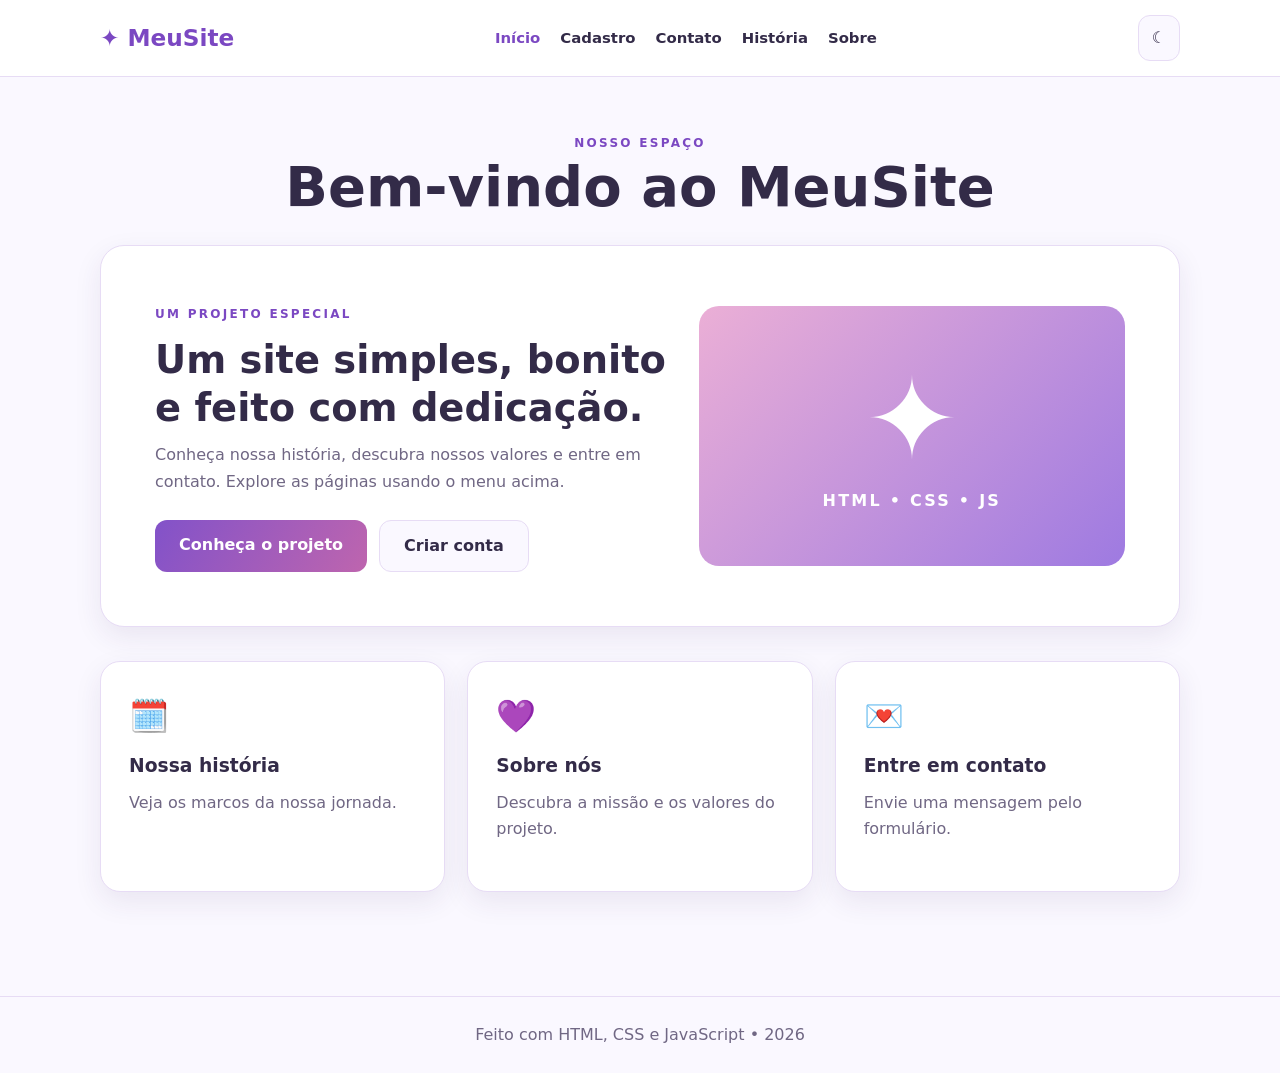
<file: index.html>
<!DOCTYPE html>
<html lang="pt-BR">
<head><meta charset="UTF-8"><meta name="viewport" content="width=device-width,initial-scale=1"><meta name="description" content="Projeto de HTML CSS JavaScript"><title>Bem-vindo ao MeuSite | MeuSite</title><link rel="stylesheet" href="style.css"><script src="script.js" defer></script></head>
<body><header class="topo"><div class="container barra"><a class="logo" href="index.html">✦ MeuSite</a><button class="menu-botao" type="button" aria-expanded="false" aria-controls="menu">☰</button><nav id="menu" aria-label="Menu principal"><a href="index.html" aria-current="page">Início</a><a href="cadastro.html">Cadastro</a><a href="contato.html">Contato</a><a href="historia.html">História</a><a href="sobre.html">Sobre</a></nav><button id="tema" class="tema-botao" type="button" aria-label="Alternar modo escuro">☾</button></div></header><div class="container"><div class="titulo-pagina"><span class="sobretitulo">NOSSO ESPAÇO</span><h1>Bem-vindo ao MeuSite</h1></div><main><section class="hero"><div><span class="sobretitulo">UM PROJETO ESPECIAL</span><h2>Um site simples, bonito e feito com dedicação.</h2><p>Conheça nossa história, descubra nossos valores e entre em contato. Explore as páginas usando o menu acima.</p><div class="acoes"><a class="botao-enviar" href="sobre.html">Conheça o projeto</a><a class="botao-secundario" href="cadastro.html">Criar conta</a></div></div><div class="hero-arte" aria-hidden="true">✦<span>HTML • CSS • JS</span></div></section><section class="valores"><a class="card card-link" href="historia.html"><div class="card-icone">🗓️</div><h3>Nossa história</h3><p>Veja os marcos da nossa jornada.</p></a><a class="card card-link" href="sobre.html"><div class="card-icone">💜</div><h3>Sobre nós</h3><p>Descubra a missão e os valores do projeto.</p></a><a class="card card-link" href="contato.html"><div class="card-icone">💌</div><h3>Entre em contato</h3><p>Envie uma mensagem pelo formulário.</p></a></section></main></div><footer>Feito com HTML, CSS e JavaScript • 2026</footer></body></html>
</file>
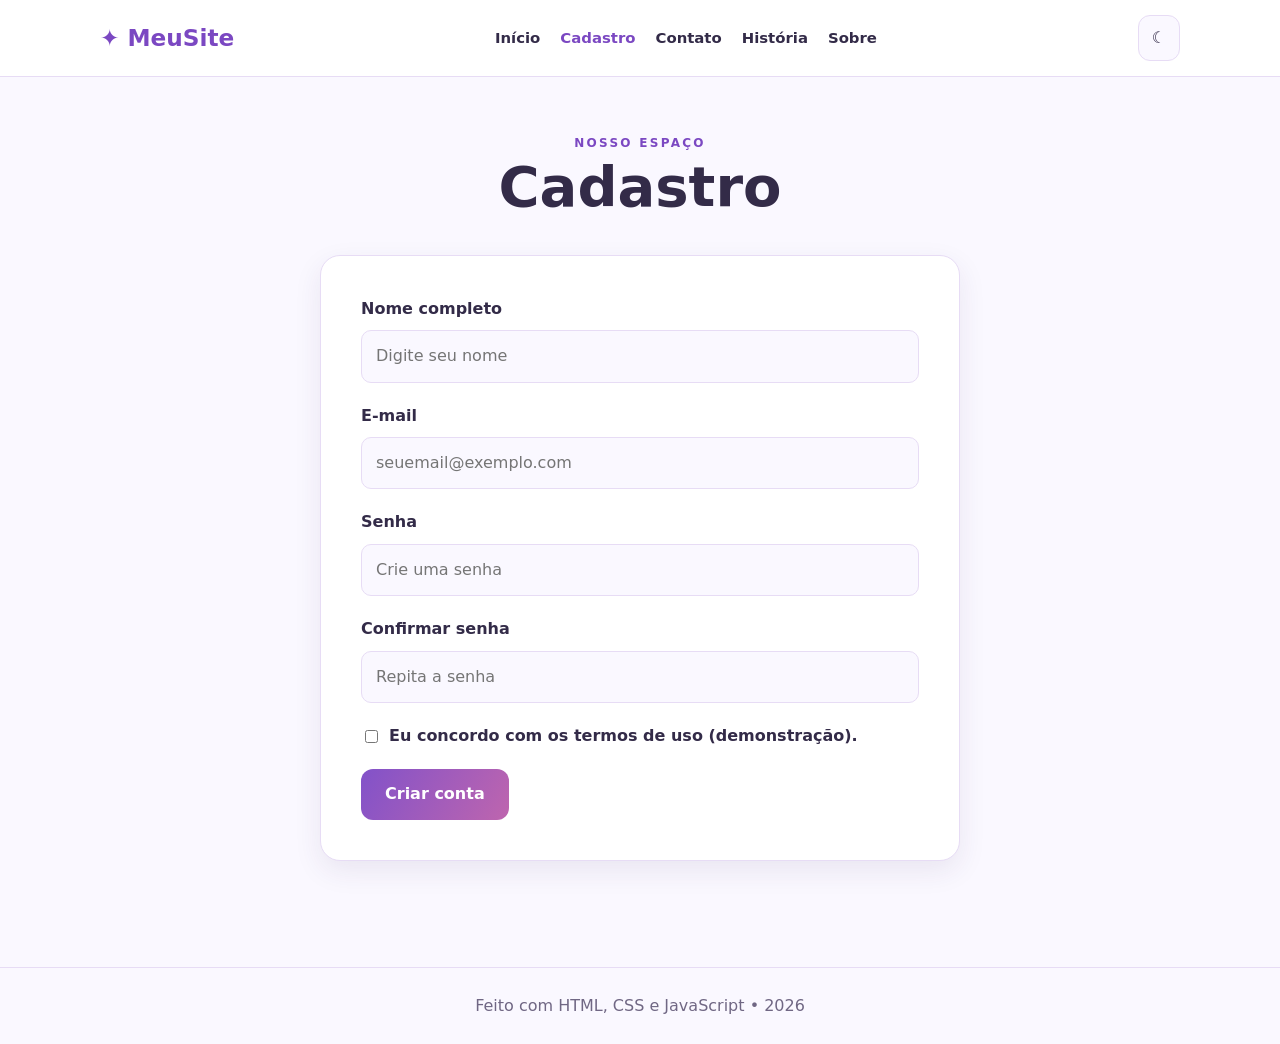
<file: cadastro.html>
<!DOCTYPE html>
<html lang="pt-BR">
<head><meta charset="UTF-8"><meta name="viewport" content="width=device-width,initial-scale=1"><meta name="description" content="Projeto de HTML CSS JavaScript"><title>Cadastro | MeuSite</title><link rel="stylesheet" href="style.css"><script src="script.js" defer></script></head>
<body><header class="topo"><div class="container barra"><a class="logo" href="index.html">✦ MeuSite</a><button class="menu-botao" type="button" aria-expanded="false" aria-controls="menu">☰</button><nav id="menu" aria-label="Menu principal"><a href="index.html">Início</a><a href="cadastro.html" aria-current="page">Cadastro</a><a href="contato.html">Contato</a><a href="historia.html">História</a><a href="sobre.html">Sobre</a></nav><button id="tema" class="tema-botao" type="button" aria-label="Alternar modo escuro">☾</button></div></header><div class="container"><div class="titulo-pagina"><span class="sobretitulo">NOSSO ESPAÇO</span><h1>Cadastro</h1></div><main><section class="form-secao"><div class="form-cartao"><form id="formCadastro"><div class="campo"><label for="nome">Nome completo</label><input type="text" id="nome" name="nome" placeholder="Digite seu nome" autocomplete="name" required></div><div class="campo"><label for="email">E-mail</label><input type="email" id="email" name="email" placeholder="seuemail@exemplo.com" autocomplete="email" required></div><div class="campo"><label for="senha">Senha</label><input type="password" id="senha" name="senha" placeholder="Crie uma senha" autocomplete="new-password" required minlength="6"></div><div class="campo"><label for="confirmarSenha">Confirmar senha</label><input type="password" id="confirmarSenha" name="confirmarSenha" placeholder="Repita a senha" autocomplete="new-password" required minlength="6"></div><div class="campo campo-checkbox"><input type="checkbox" id="termos" name="termos" required><label for="termos">Eu concordo com os termos de uso (demonstração).</label></div><button type="submit" class="botao-enviar">Criar conta</button><div class="form-sucesso" id="cadastroSucesso" role="status" hidden>✅ Formulário validado! Este projeto não cria contas reais.</div><div class="form-erro" id="cadastroErro" role="alert" hidden></div></form></div></section></main></div><footer>Feito com HTML, CSS e JavaScript • 2026</footer></body></html>
</file>
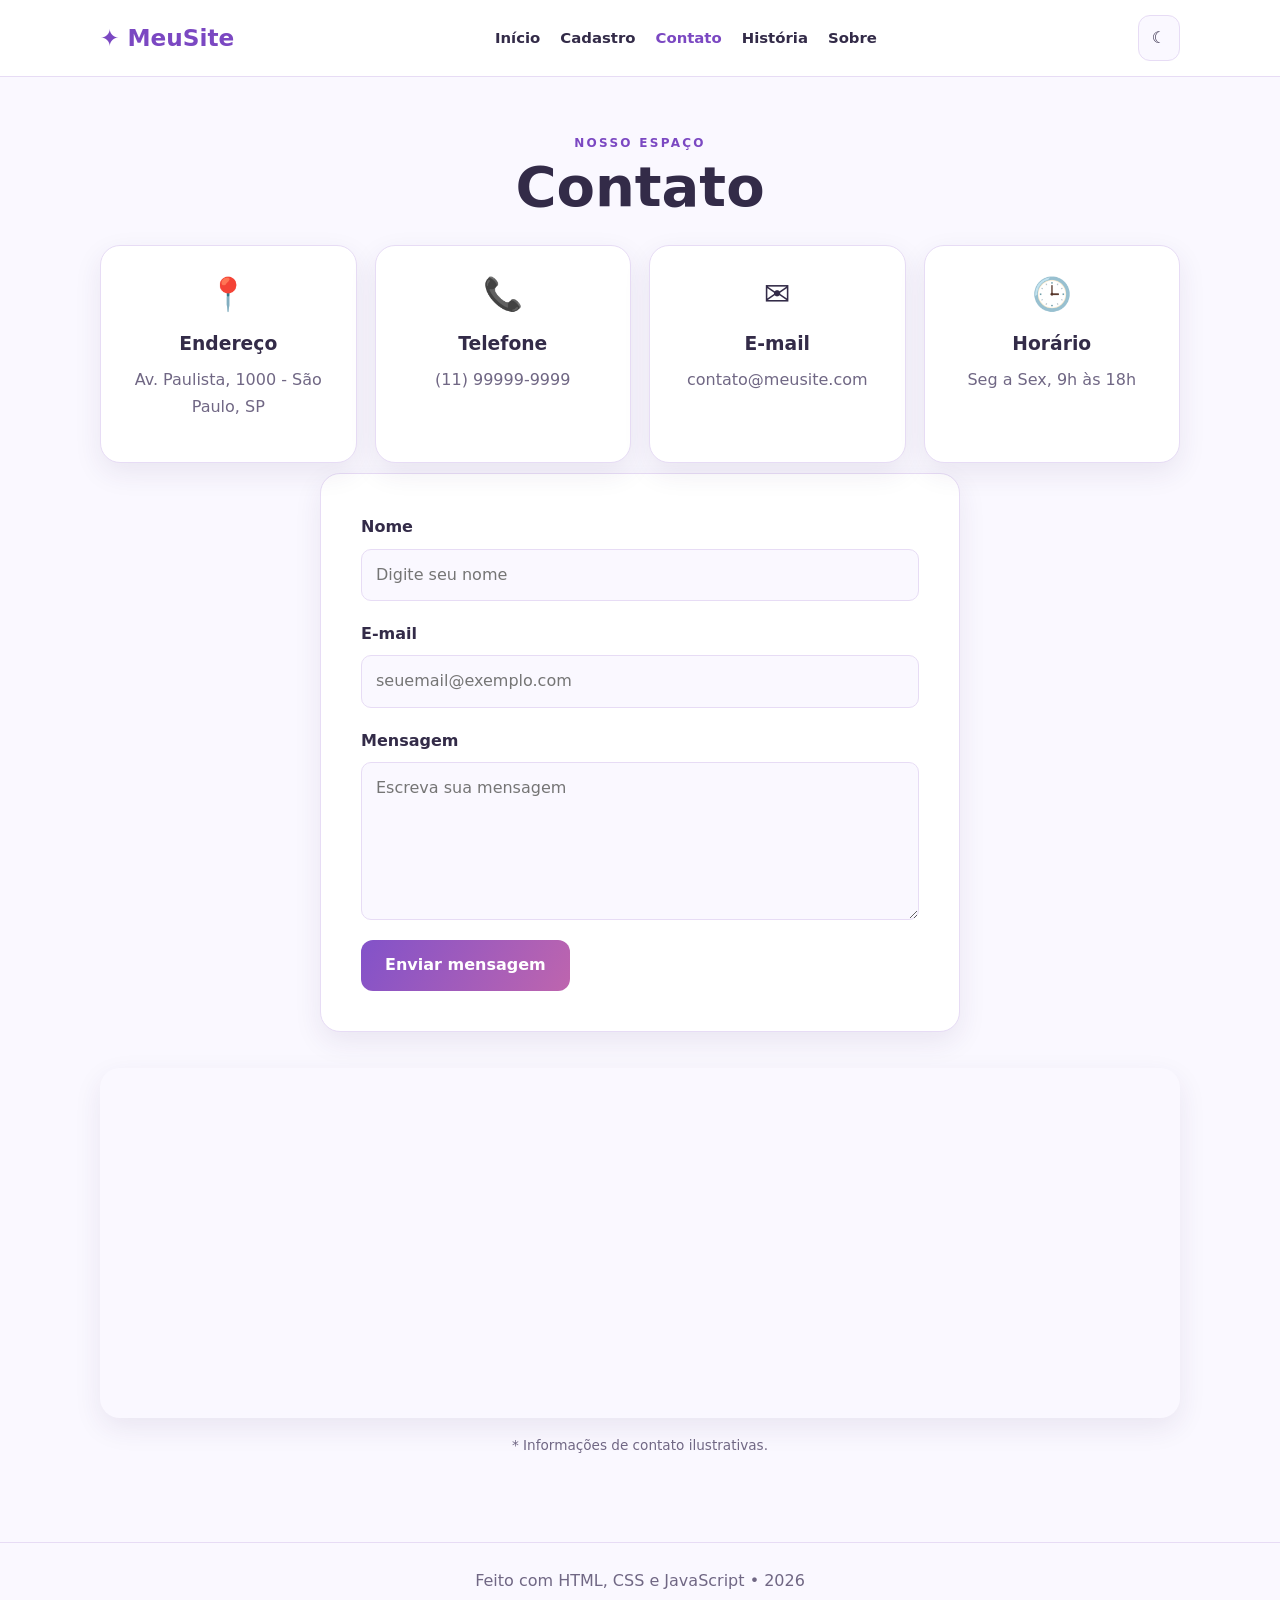
<file: contato.html>
<!DOCTYPE html>
<html lang="pt-BR">
<head><meta charset="UTF-8"><meta name="viewport" content="width=device-width,initial-scale=1"><meta name="description" content="Projeto de HTML CSS JavaScript"><title>Contato | MeuSite</title><link rel="stylesheet" href="style.css"><script src="script.js" defer></script></head>
<body><header class="topo"><div class="container barra"><a class="logo" href="index.html">✦ MeuSite</a><button class="menu-botao" type="button" aria-expanded="false" aria-controls="menu">☰</button><nav id="menu" aria-label="Menu principal"><a href="index.html">Início</a><a href="cadastro.html">Cadastro</a><a href="contato.html" aria-current="page">Contato</a><a href="historia.html">História</a><a href="sobre.html">Sobre</a></nav><button id="tema" class="tema-botao" type="button" aria-label="Alternar modo escuro">☾</button></div></header><div class="container"><div class="titulo-pagina"><span class="sobretitulo">NOSSO ESPAÇO</span><h1>Contato</h1></div><main><section class="info-contato"><div class="info-contato-item"><div class="card-icone">📍</div><h3>Endereço</h3><p>Av. Paulista, 1000 - São Paulo, SP</p></div><div class="info-contato-item"><div class="card-icone">📞</div><h3>Telefone</h3><p>(11) 99999-9999</p></div><div class="info-contato-item"><div class="card-icone">✉️</div><h3>E-mail</h3><p>contato@meusite.com</p></div><div class="info-contato-item"><div class="card-icone">🕒</div><h3>Horário</h3><p>Seg a Sex, 9h às 18h</p></div></section><section class="form-secao"><div class="form-cartao"><form id="formContato"><div class="campo"><label for="nomeContato">Nome</label><input type="text" id="nomeContato" name="nome" placeholder="Digite seu nome" required></div><div class="campo"><label for="emailContato">E-mail</label><input type="email" id="emailContato" name="email" placeholder="seuemail@exemplo.com" required></div><div class="campo"><label for="mensagemContato">Mensagem</label><textarea id="mensagemContato" name="mensagem" placeholder="Escreva sua mensagem" rows="5" required></textarea></div><button type="submit" class="botao-enviar">Enviar mensagem</button><div class="form-sucesso" id="contatoSucesso" role="status" hidden>✅ Mensagem validada! Formulário demonstrativo, sem envio real.</div></form></div></section><div class="mapa-wrapper"><iframe src="https://www.google.com/maps?q=Avenida+Paulista,+S%C3%A3o+Paulo,+SP&amp;output=embed" loading="lazy" title="Mapa de localização" referrerpolicy="no-referrer-when-downgrade" allowfullscreen></iframe></div><p class="nota">* Informações de contato ilustrativas.</p></main></div><footer>Feito com HTML, CSS e JavaScript • 2026</footer></body></html>
</file>
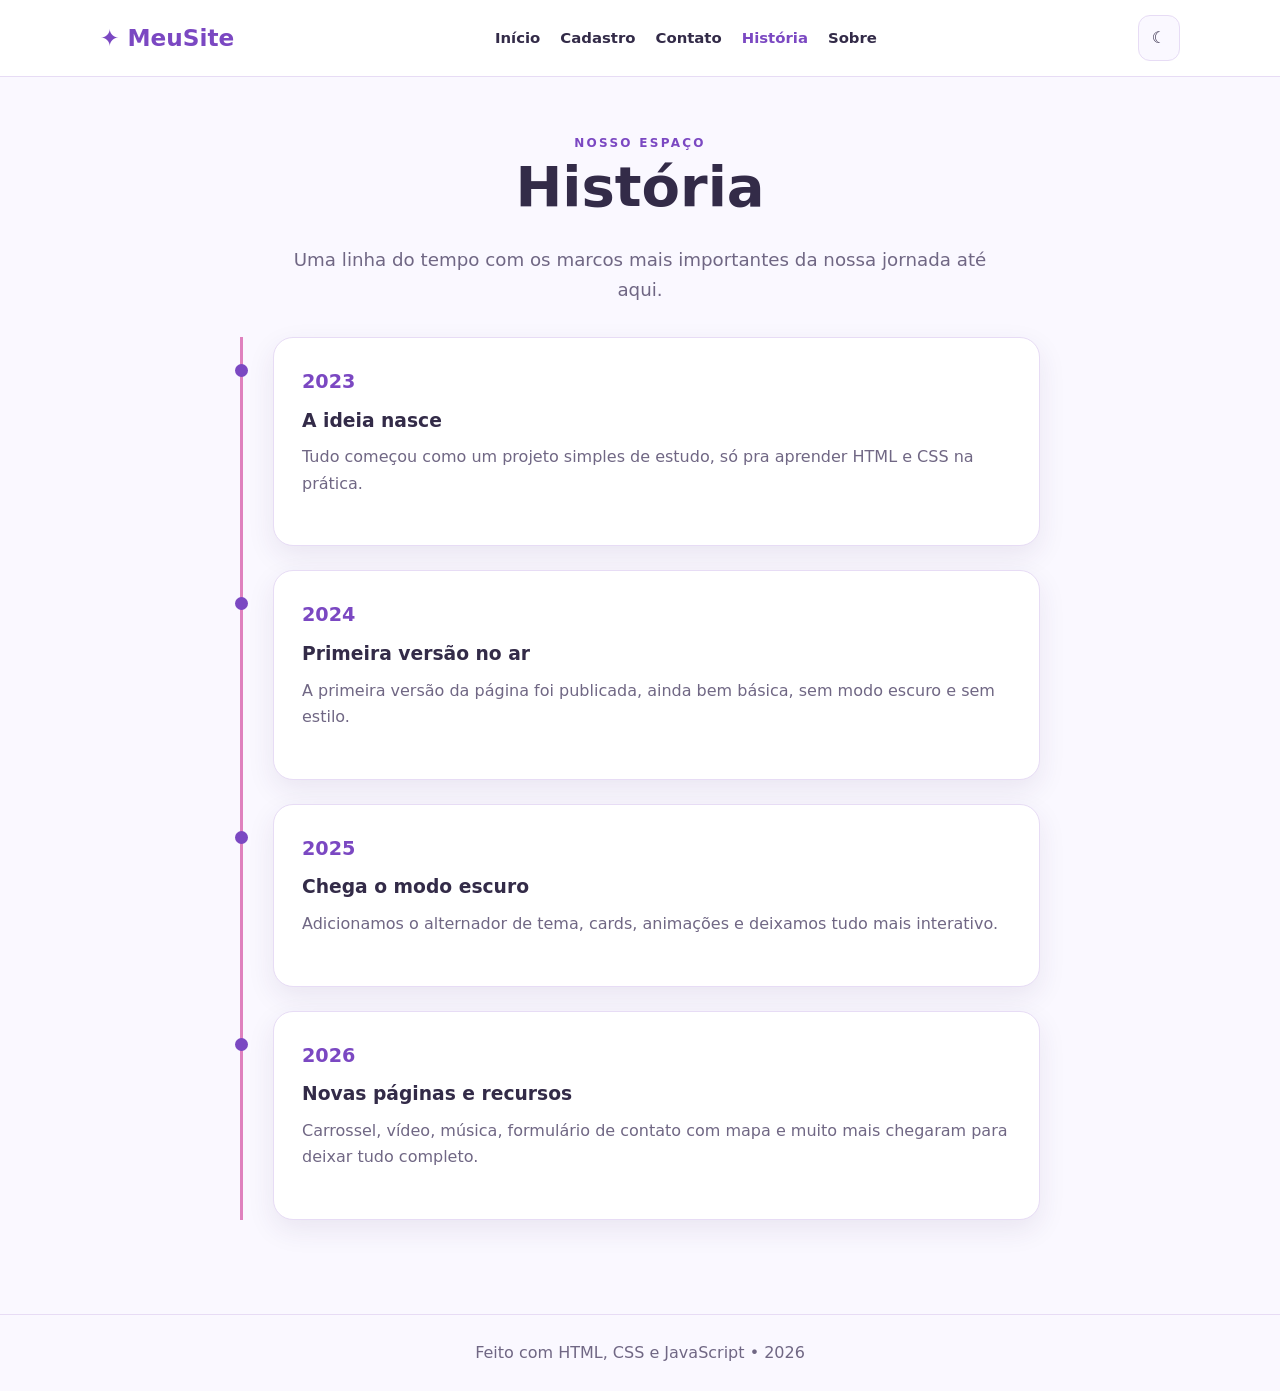
<file: historia.html>
<!DOCTYPE html>
<html lang="pt-BR">
<head><meta charset="UTF-8"><meta name="viewport" content="width=device-width,initial-scale=1"><meta name="description" content="Projeto de HTML CSS JavaScript"><title>História | MeuSite</title><link rel="stylesheet" href="style.css"><script src="script.js" defer></script></head>
<body><header class="topo"><div class="container barra"><a class="logo" href="index.html">✦ MeuSite</a><button class="menu-botao" type="button" aria-expanded="false" aria-controls="menu">☰</button><nav id="menu" aria-label="Menu principal"><a href="index.html">Início</a><a href="cadastro.html">Cadastro</a><a href="contato.html">Contato</a><a href="historia.html" aria-current="page">História</a><a href="sobre.html">Sobre</a></nav><button id="tema" class="tema-botao" type="button" aria-label="Alternar modo escuro">☾</button></div></header><div class="container"><div class="titulo-pagina"><span class="sobretitulo">NOSSO ESPAÇO</span><h1>História</h1></div><main><p class="sobre-intro">Uma linha do tempo com os marcos mais importantes da nossa jornada até aqui.</p><div class="timeline"><div class="timeline-item"><span class="timeline-ano">2023</span><h3>A ideia nasce</h3><p>Tudo começou como um projeto simples de estudo, só pra aprender HTML e CSS na prática.</p></div><div class="timeline-item"><span class="timeline-ano">2024</span><h3>Primeira versão no ar</h3><p>A primeira versão da página foi publicada, ainda bem básica, sem modo escuro e sem estilo.</p></div><div class="timeline-item"><span class="timeline-ano">2025</span><h3>Chega o modo escuro</h3><p>Adicionamos o alternador de tema, cards, animações e deixamos tudo mais interativo.</p></div><div class="timeline-item"><span class="timeline-ano">2026</span><h3>Novas páginas e recursos</h3><p>Carrossel, vídeo, música, formulário de contato com mapa e muito mais chegaram para deixar tudo completo.</p></div></div></main></div><footer>Feito com HTML, CSS e JavaScript • 2026</footer></body></html>
</file>
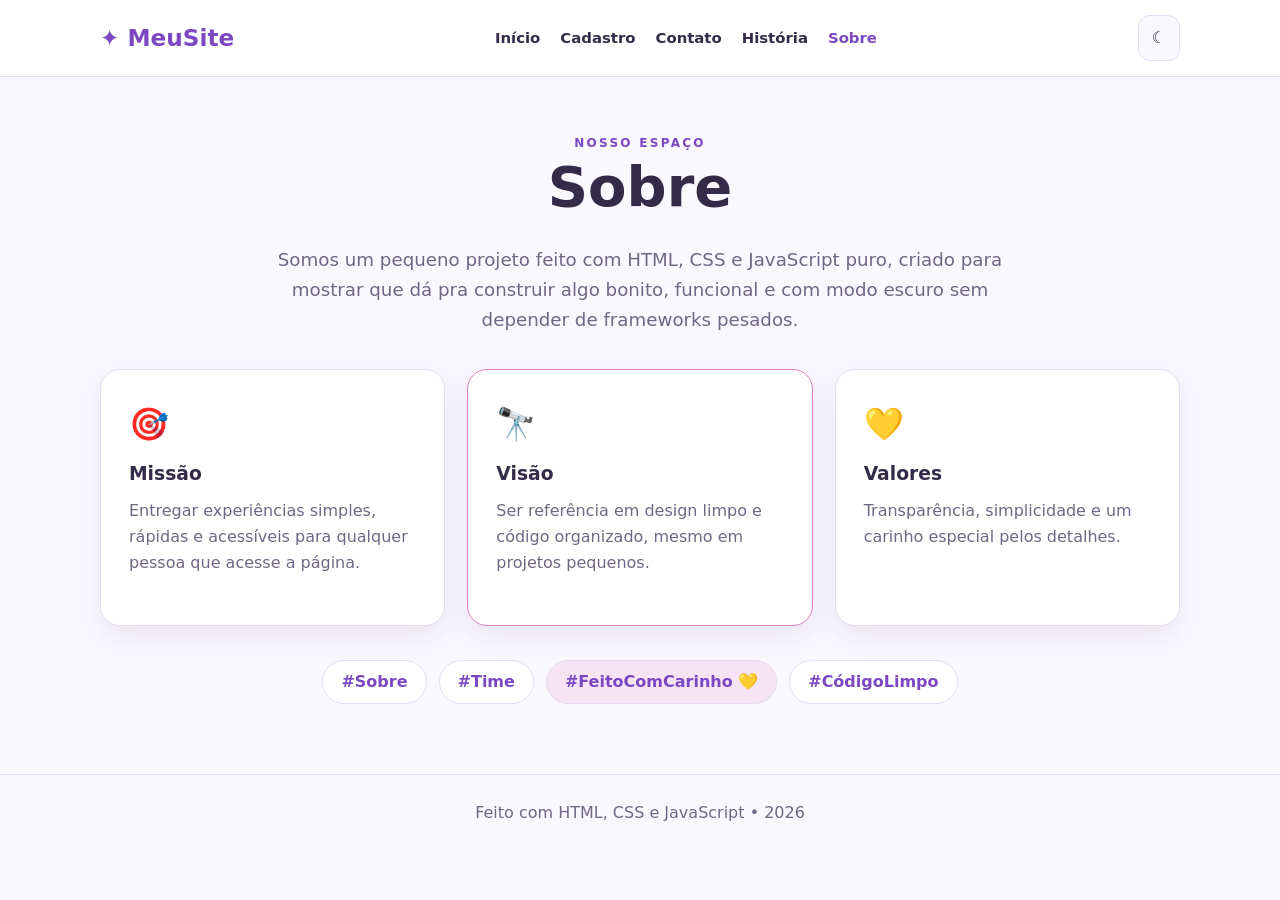
<file: sobre.html>
<!DOCTYPE html>
<html lang="pt-BR">
<head><meta charset="UTF-8"><meta name="viewport" content="width=device-width,initial-scale=1"><meta name="description" content="Projeto de HTML CSS JavaScript"><title>Sobre | MeuSite</title><link rel="stylesheet" href="style.css"><script src="script.js" defer></script></head>
<body><header class="topo"><div class="container barra"><a class="logo" href="index.html">✦ MeuSite</a><button class="menu-botao" type="button" aria-expanded="false" aria-controls="menu">☰</button><nav id="menu" aria-label="Menu principal"><a href="index.html">Início</a><a href="cadastro.html">Cadastro</a><a href="contato.html">Contato</a><a href="historia.html">História</a><a href="sobre.html" aria-current="page">Sobre</a></nav><button id="tema" class="tema-botao" type="button" aria-label="Alternar modo escuro">☾</button></div></header><div class="container"><div class="titulo-pagina"><span class="sobretitulo">NOSSO ESPAÇO</span><h1>Sobre</h1></div><main><p class="sobre-intro">Somos um pequeno projeto feito com HTML, CSS e JavaScript puro, criado para mostrar que dá pra construir algo bonito, funcional e com modo escuro sem depender de frameworks pesados.</p><section class="valores"><div class="card"><div class="card-icone">🎯</div><h3>Missão</h3><p>Entregar experiências simples, rápidas e acessíveis para qualquer pessoa que acesse a página.</p></div><div class="card card-destaque"><div class="card-icone">🔭</div><h3>Visão</h3><p>Ser referência em design limpo e código organizado, mesmo em projetos pequenos.</p></div><div class="card"><div class="card-icone">💛</div><h3>Valores</h3><p>Transparência, simplicidade e um carinho especial pelos detalhes.</p></div></section><div class="tags"><span class="tag">#Sobre</span><span class="tag">#Time</span><span class="tag tag-destaque">#FeitoComCarinho 💛</span><span class="tag">#CódigoLimpo</span></div></main></div><footer>Feito com HTML, CSS e JavaScript • 2026</footer></body></html>
</file>
<file: style.css>
:root{--bg:#faf8ff;--card:#fff;--text:#332b48;--muted:#706784;--accent:#7b48c2;--accent2:#df81be;--border:#e7dcf5;--shadow:0 10px 28px #39205a16}html[data-tema=escuro]{--bg:#171323;--card:#282036;--text:#f7f1ff;--muted:#bfb1d3;--accent:#b98bff;--accent2:#f6a1d5;--border:#514065;--shadow:0 10px 28px #0005}*{box-sizing:border-box}body{margin:0;background:var(--bg);color:var(--text);font:16px/1.65 system-ui,-apple-system,Segoe UI,sans-serif}a{color:inherit;text-decoration:none}.container{width:min(1080px,calc(100% - 36px));margin:auto}.topo{background:var(--card);border-bottom:1px solid var(--border);position:sticky;top:0;z-index:2}.barra{display:flex;align-items:center;justify-content:space-between;gap:20px;min-height:76px}.logo{font-size:1.45rem;font-weight:850;color:var(--accent)}nav{display:flex;gap:20px;align-items:center}nav a{font-weight:600;font-size:.93rem}nav a:hover,nav a[aria-current=page]{color:var(--accent)}button,input,textarea{font:inherit}.tema-botao,.menu-botao{border:1px solid var(--border);border-radius:12px;background:var(--bg);color:var(--text);padding:9px 13px;cursor:pointer}.menu-botao{display:none}.titulo-pagina{text-align:center;padding:52px 0 25px}h1{font-size:clamp(2.2rem,5vw,3.5rem);margin:0;line-height:1.15}h2{font-size:clamp(1.5rem,3vw,2.5rem);line-height:1.25;margin:10px 0}h3{margin:8px 0}p{color:var(--muted);margin:8px 0 20px}.sobretitulo{font-size:.75rem;letter-spacing:.19em;font-weight:850;color:var(--accent);text-transform:uppercase}main{min-height:55vh;padding-bottom:70px}.hero{display:grid;grid-template-columns:1.2fr 1fr;align-items:center;gap:32px;background:var(--card);border:1px solid var(--border);border-radius:24px;padding:clamp(24px,5vw,54px);box-shadow:var(--shadow)}.hero-arte{background:linear-gradient(135deg,#ebafd6,#9e7ae1);min-height:260px;border-radius:20px;display:flex;align-items:center;justify-content:center;flex-direction:column;font-size:7rem;color:white;line-height:1}.hero-arte span{font-size:1rem;font-weight:800;letter-spacing:.14em;margin-top:18px}.acoes{display:flex;flex-wrap:wrap;gap:12px;margin-top:25px}.botao-enviar,.botao-secundario{display:inline-block;border:0;border-radius:12px;padding:12px 24px;font-weight:750;cursor:pointer}.botao-enviar{background:linear-gradient(120deg,#8252c9,#be65ae);color:#fff}.botao-secundario{border:1px solid var(--border);background:var(--bg);color:var(--text)}.valores{display:grid;grid-template-columns:repeat(3,minmax(0,1fr));gap:22px;margin:34px 0}.card,.info-contato-item,.timeline-item,.form-cartao{background:var(--card);border:1px solid var(--border);border-radius:20px;padding:28px;box-shadow:var(--shadow)}.card-icone{font-size:2rem}.card-destaque{border-color:var(--accent2)}.card-link:hover{transform:translateY(-4px)}.card-link{transition:transform .2s}.sobre-intro{max-width:740px;margin:0 auto 32px;text-align:center;font-size:1.14rem}.tags{display:flex;justify-content:center;flex-wrap:wrap;gap:12px}.tag{background:var(--card);border:1px solid var(--border);border-radius:30px;padding:8px 18px;color:var(--accent);font-weight:650}.tag-destaque{background:#f6e3f4}.timeline{max-width:800px;margin:auto;padding-left:30px;border-left:3px solid var(--accent2)}.timeline-item{position:relative;margin:0 0 24px}.timeline-item:before{content:"";position:absolute;width:13px;height:13px;left:-39px;top:26px;background:var(--accent);border-radius:50%}.timeline-ano{color:var(--accent);font-weight:850;font-size:1.2rem}.form-secao{max-width:640px;margin:10px auto 36px}.form-cartao{padding:clamp(20px,5vw,40px)}.campo{display:flex;flex-direction:column;gap:8px;margin-bottom:20px}.campo label{font-weight:650}.campo input,.campo textarea{padding:12px 14px;background:var(--bg);color:var(--text);border:1px solid var(--border);border-radius:10px;width:100%}.campo input:focus,.campo textarea:focus{outline:2px solid var(--accent);outline-offset:1px}.campo-checkbox{flex-direction:row;align-items:center}.campo-checkbox input{width:auto}.form-sucesso{padding:15px;background:#dff8e7;color:#17552f;border-radius:12px;margin-top:20px}.form-erro{padding:15px;background:#ffebed;color:#8b2032;border-radius:12px;margin-top:20px}[hidden]{display:none!important}.info-contato{display:grid;grid-template-columns:repeat(4,minmax(0,1fr));gap:18px}.info-contato-item{text-align:center;padding:22px 12px}.info-contato-item p{overflow-wrap:anywhere}.mapa-wrapper{border-radius:20px;overflow:hidden;box-shadow:var(--shadow)}.mapa-wrapper iframe{display:block;width:100%;height:350px;border:0}.nota{text-align:center;font-size:.85rem;margin:16px 0}footer{text-align:center;border-top:1px solid var(--border);color:var(--muted);padding:25px}@media(max-width:800px){.info-contato{grid-template-columns:repeat(2,minmax(0,1fr))}.hero{grid-template-columns:1fr}.hero-arte{min-height:190px}.valores{grid-template-columns:1fr}.menu-botao{display:block}nav{display:none;position:absolute;top:74px;left:0;right:0;background:var(--card);padding:20px;flex-direction:column;border-bottom:1px solid var(--border)}nav.aberto{display:flex}.barra{gap:12px}.titulo-pagina{padding-top:35px}}@media(max-width:450px){.info-contato{grid-template-columns:1fr}.hero-arte{font-size:4rem}.logo{font-size:1.2rem}}
</file>
